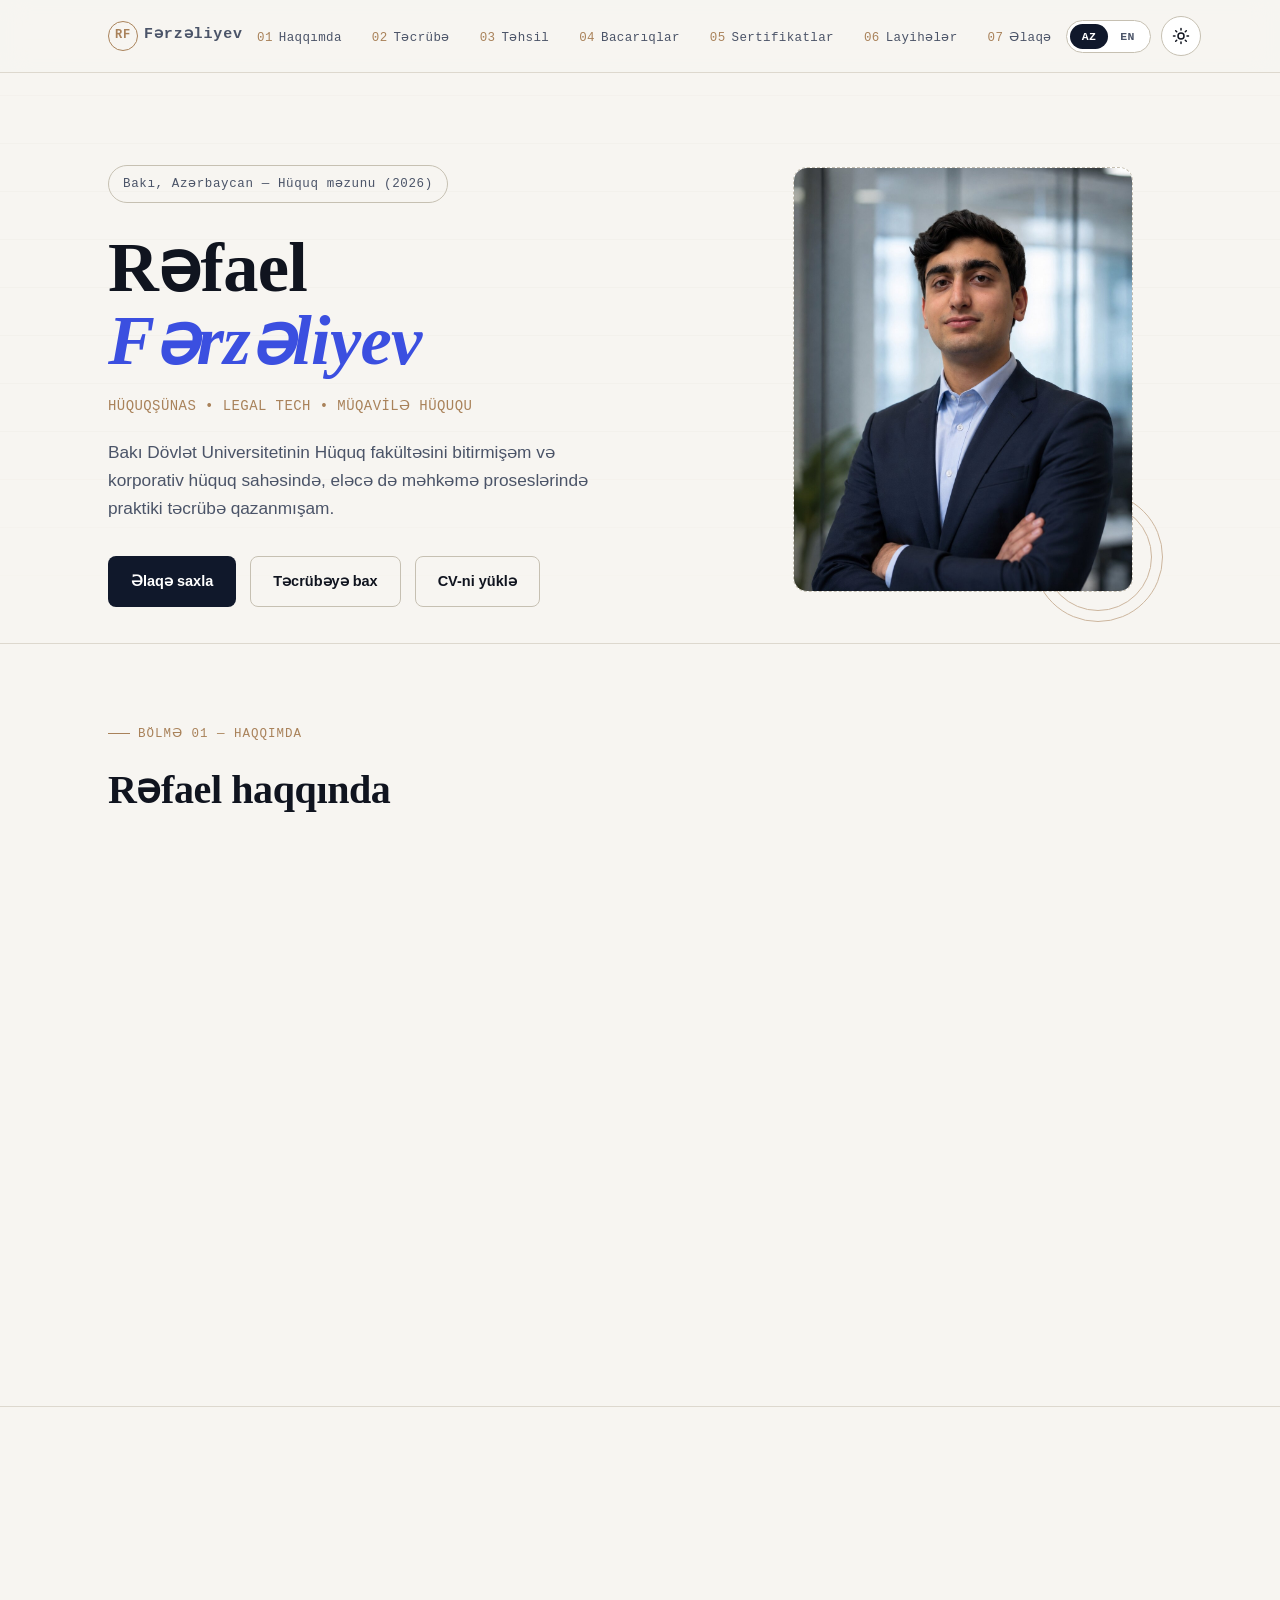
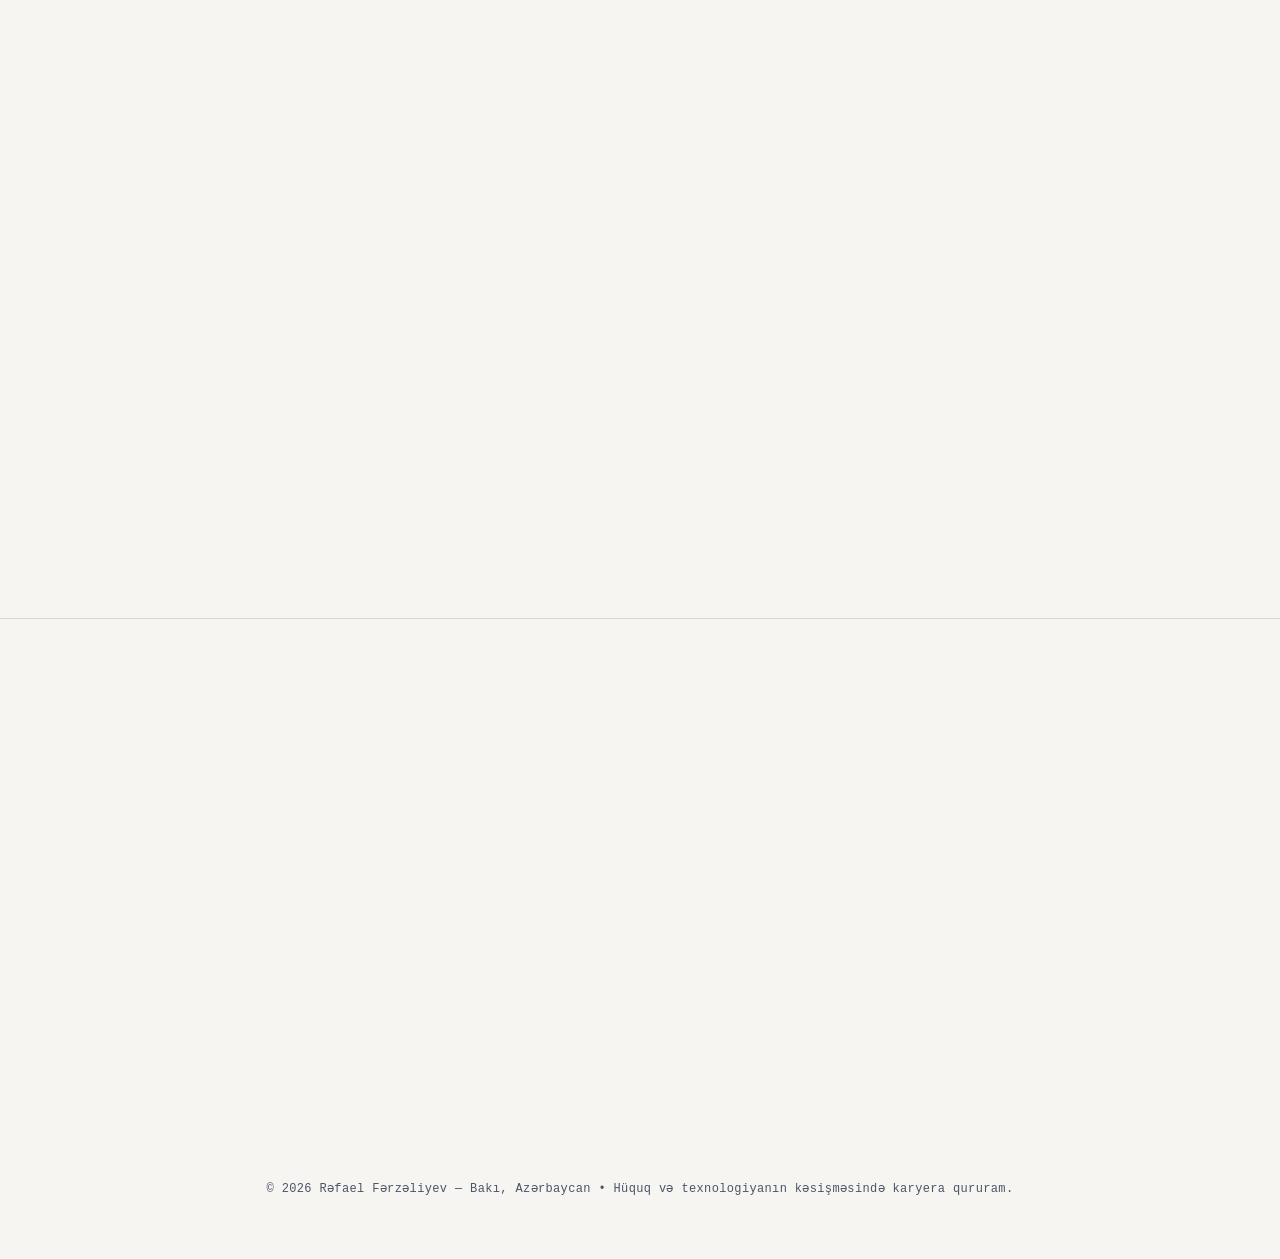
<file: index.html>
<!doctype html>
<html lang="az">
<head>
<meta charset="UTF-8">
<meta name="viewport" content="width=device-width, initial-scale=1.0">
<!-- Security hardening: this page has no inline <script>/<style> and makes no fetch/XHR
     calls, so script-src and connect-src can be locked to 'self' with no 'unsafe-inline'.
     style-src/font-src only need to allow Google Fonts, the page's one external dependency.
     Note: frame-ancestors (clickjacking protection) is intentionally NOT listed here — the
     CSP spec ignores that directive when delivered via <meta>; it only takes effect as a
     real HTTP response header, which needs to be set at the hosting/CDN level. -->
<meta http-equiv="Content-Security-Policy" content="default-src 'self'; script-src 'self'; style-src 'self' https://fonts.googleapis.com; font-src https://fonts.gstatic.com; img-src 'self'; connect-src 'self'; object-src 'none'; base-uri 'self'; form-action 'self'">
<meta name="referrer" content="strict-origin-when-cross-origin">
<title>Rəfael Fərzəliyev — Hüquq Məzunu və Legal Tech</title>
<meta name="description" content="Rəfael Fərzəliyev — Bakı Dövlət Universitetinin hüquq məzunu, korporativ hüquq və Legal Tech sahəsində təcrübəyə malikdir." id="meta-description">
<meta name="author" content="Rəfael Fərzəliyev">

<!-- Open Graph -->
<meta property="og:type" content="website">
<meta property="og:title" content="Rəfael Fərzəliyev — Hüquq Məzunu və Legal Tech" id="og-title">
<meta property="og:description" content="Bakı Dövlət Universitetinin hüquq məzunu — Legal Tech, müqavilə hüququ və hüquqi maarifləndirmə." id="og-description">
<meta property="og:image" content="./assets/images/og-cover.svg">
<meta property="og:locale" content="az_AZ">

<!-- Favicon -->
<link rel="icon" type="image/svg+xml" href="./assets/images/favicon.svg">

<!-- Fonts -->
<link rel="preconnect" href="https://fonts.googleapis.com">
<link rel="preconnect" href="https://fonts.gstatic.com" crossorigin>
<link href="https://fonts.googleapis.com/css2?family=Source+Serif+4:ital,wght@0,500;0,600;1,500&family=Inter:wght@400;500;600;700&family=IBM+Plex+Mono:wght@400;500;600&display=swap" rel="stylesheet">

<link rel="stylesheet" href="./assets/css/style.css">
</head>
<body data-theme="light">

<a class="skip-link" href="#main" data-i18n="skip">Məzmuna keç</a>

<!-- ============================= HEADER ============================= -->
<header class="site-header">
  <nav class="nav container" aria-label="Primary">
    <a href="#hero" class="brand" aria-label="Rəfael Fərzəliyev — ana səhifə">
      <span class="brand-mark" aria-hidden="true">RF</span>
      <span class="brand-name" data-i18n="hero.nameLast">Fərzəliyev</span>
    </a>

    <ul class="nav-links" id="nav-links">
      <li><a href="#about"><span class="num">01</span><span data-i18n="nav.about">Haqqımda</span></a></li>
      <li><a href="#experience"><span class="num">02</span><span data-i18n="nav.experience">Təcrübə</span></a></li>
      <li><a href="#education"><span class="num">03</span><span data-i18n="nav.education">Təhsil</span></a></li>
      <li><a href="#skills"><span class="num">04</span><span data-i18n="nav.skills">Bacarıqlar</span></a></li>
      <li><a href="#certifications"><span class="num">05</span><span data-i18n="nav.certifications">Sertifikatlar</span></a></li>
      <li><a href="#projects"><span class="num">06</span><span data-i18n="nav.projects">Layihələr</span></a></li>
      <li><a href="#contact"><span class="num">07</span><span data-i18n="nav.contact">Əlaqə</span></a></li>
    </ul>

    <div class="nav-actions">
      <div class="lang-toggle" role="group" aria-label="Dil seçimi" id="lang-toggle">
        <button type="button" class="lang-btn" data-lang="az" aria-pressed="true">AZ</button>
        <button type="button" class="lang-btn" data-lang="en" aria-pressed="false">EN</button>
      </div>
      <button class="theme-toggle" id="theme-toggle" data-i18n-aria="themeToggleLabel" aria-label="Tünd rejimi aç/bağla" aria-pressed="false">
        <svg class="icon-sun" viewBox="0 0 24 24" fill="none" stroke="currentColor" stroke-width="2" stroke-linecap="round"><circle cx="12" cy="12" r="4"/><path d="M12 2v2M12 20v2M4.9 4.9l1.4 1.4M17.7 17.7l1.4 1.4M2 12h2M20 12h2M4.9 19.1l1.4-1.4M17.7 6.3l1.4-1.4"/></svg>
        <svg class="icon-moon" viewBox="0 0 24 24" fill="none" stroke="currentColor" stroke-width="2" stroke-linecap="round"><path d="M21 12.8A9 9 0 1 1 11.2 3 7 7 0 0 0 21 12.8Z"/></svg>
      </button>
      <button class="menu-toggle" id="menu-toggle" data-i18n-aria="menuToggleLabel" aria-label="Menyunu aç" aria-expanded="false" aria-controls="mobile-nav">
        <svg viewBox="0 0 24 24" fill="none" stroke="currentColor" stroke-width="2" stroke-linecap="round"><path d="M4 7h16M4 12h16M4 17h16"/></svg>
      </button>
    </div>
  </nav>
  <ul class="mobile-nav" id="mobile-nav">
    <li><a href="#about"><span class="num">01</span><span data-i18n="nav.about">Haqqımda</span></a></li>
    <li><a href="#experience"><span class="num">02</span><span data-i18n="nav.experience">Təcrübə</span></a></li>
    <li><a href="#education"><span class="num">03</span><span data-i18n="nav.education">Təhsil</span></a></li>
    <li><a href="#skills"><span class="num">04</span><span data-i18n="nav.skills">Bacarıqlar</span></a></li>
    <li><a href="#certifications"><span class="num">05</span><span data-i18n="nav.certifications">Sertifikatlar</span></a></li>
    <li><a href="#projects"><span class="num">06</span><span data-i18n="nav.projects">Layihələr</span></a></li>
    <li><a href="#contact"><span class="num">07</span><span data-i18n="nav.contact">Əlaqə</span></a></li>
  </ul>
</header>

<main id="main">

  <!-- ============================= HERO ============================= -->
  <section class="hero" id="hero">
    <div class="container hero-grid">
      <div>
        <p class="docket"><span data-i18n="hero.docket">Bakı, Azərbaycanda qeydə alınıb — 2026 məzunu, Hüquq fakültəsi</span></p>
        <h1><span data-i18n="hero.nameFirst">Rəfael</span><br><em data-i18n="hero.nameLast">Fərzəliyev</em></h1>
        <p class="role" data-i18n="hero.role">HÜQUQ MƏZUNU — LEGAL TECH VƏ MÜQAVİLƏ HÜQUQU</p>
        <p class="lede" data-i18n="hero.lede">Bakı Dövlət Universitetinin Hüquq fakültəsi məzunuyam, korporativ hüquq və məhkəmə prosedurları üzrə praktiki təcrübəyə malikəm. Legal Tech sahəsinə maraq göstərir, hüquqi iş axınlarını optimallaşdırmaq üçün Python, data analitikası və süni intellekt alətlərindən istifadə edirəm.</p>
        <div class="hero-cta">
          <a class="btn btn-primary" href="#contact" data-i18n="hero.ctaContact">Əlaqə saxla</a>
          <a class="btn btn-ghost" href="#experience" data-i18n="hero.ctaExperience">Təcrübəyə bax</a>
          <a class="btn btn-ghost" id="cv-download-link" href="./assets/files/Rafael_Farzaliyev_CV.pdf" download data-i18n="hero.ctaDownload" data-i18n-href="hero.cvFile">CV Yüklə</a>
        </div>
      </div>
      <div class="hero-portrait">
        <div class="portrait-frame">
          <div class="placeholder-copy">
            <strong data-i18n="hero.portraitTitle">Şəkil üçün yer</strong>
            <span data-i18n="hero.portraitBody">Şəkil görsənmirsə səhifəni yeniləməyi yoxlayın.</span>
          </div>
          <img class="portrait-img" id="portrait-img" src="./assets/images/portrait.jpg" alt="Rəfael Fərzəliyev">
        </div>
        <div class="seal-ring" aria-hidden="true"></div>
      </div>
    </div>
  </section>

  <!-- ============================= ABOUT ============================= -->
  <section id="about">
    <div class="container">
      <div class="section-head reveal">
        <span class="clause" data-i18n="about.eyebrow">Maddə 01 — Bəyanat</span>
        <h2 data-i18n="about.title">Rəfael haqqında</h2>
      </div>
      <div class="about-grid">
        <div class="about-copy reveal">
          <p data-i18n="about.p1">Bakı Dövlət Universitetinin Hüquq fakültəsi məzunuyam, korporativ hüquq və məhkəmə prosedurları üzrə praktiki təcrübəyə malikəm. Legal Tech sahəsinə maraq göstərir, hüquqi iş axınlarını optimallaşdırmaq üçün Python və data analitikasından istifadə edirəm. Məqsədim analitik və hüquqi bilikləri birləşdirərək dəqiq, əlçatan həllər təqdim etməkdir.</p>
          <p data-i18n="about.p2">Praktiki təcrübəmə "Azərbaycan Dəmir Yolları" QSC-də hüquq təcrübəçisi kimi korporativ müqavilələrin hazırlanması, Bakı Ağır Cinayətlər Məhkəməsində hakimlərin yanında könüllü müşahidəçi kimi iştirak, həmçinin "Femida" Vəkillik Modulunda simulyasiya edilmiş məhkəmə işləri üzərində vəkillik və sənədləşmə bacarıqlarımın inkişafı daxildir.</p>
          <p data-i18n="about.p3">Formal hüquqi işdən əlavə, "Saniyəlik Hüquq" layihəsinin təsisçisiyəm — mürəkkəb Azərbaycan qanunvericiliyini vizual məzmuna çevirən ictimai maarifləndirmə təşəbbüsü, hazırda 780+ izləyici və 40,000+ ümumi baxışa malikdir. Hüquqi bilikləri texnologiya ilə birləşdirərək dəqiq və əlçatan həllər təqdim etməyə çalışıram.</p>
        </div>
        <div class="reveal" id="about-stats">
          <!-- Dynamically rendered from content.js by script.js (renderAboutStats) -->
        </div>
      </div>
    </div>
  </section>

  <!-- ============================= EXPERIENCE ============================= -->
  <section id="experience">
    <div class="container">
      <div class="section-head reveal">
        <span class="clause" data-i18n="experience.eyebrow">Maddə 02 — Qeyd</span>
        <h2 data-i18n="experience.title">Peşəkar Təcrübə</h2>
        <p data-i18n="experience.subtitle">Hüquqi təcrübələrimin, könüllülük fəaliyyətimin və məhkəmə prosesləri ilə tanışlığımın qısa xülasəsi.</p>
      </div>

      <div class="timeline reveal" id="experience-timeline">
        <!-- Dynamically rendered from content.js by script.js (renderTimeline) -->
      </div>
    </div>
  </section>

  <!-- ============================= EDUCATION ============================= -->
  <section id="education">
    <div class="container">
      <div class="section-head reveal">
        <span class="clause" data-i18n="education.eyebrow">Maddə 03 — Baza</span>
        <h2 data-i18n="education.title">Təhsil</h2>
      </div>
      <div class="timeline reveal" id="education-timeline">
        <!-- Dynamically rendered from content.js by script.js (renderTimeline) -->
      </div>
    </div>
  </section>

  <!-- ============================= SKILLS ============================= -->
  <section id="skills">
    <div class="container">
      <div class="section-head reveal">
        <span class="clause" data-i18n="skills.eyebrow">Maddə 04 — Səlahiyyətlər</span>
        <h2 data-i18n="skills.title">Bacarıqlar</h2>
      </div>

      <div class="skills-grid reveal">
        <div id="skills-categories">
          <!-- Dynamically rendered from content.js by script.js (renderSkillCategories) -->
        </div>

        <div class="skill-card reveal">
          <h3 data-i18n="skills.languagesTitle">Dillər</h3>
          <ul id="lang-list">
            <!-- Dynamically rendered from content.js by script.js (renderLanguages) -->
          </ul>
        </div>
      </div>
    </div>
  </section>

  <!-- ============================= CERTIFICATIONS ============================= -->
  <section id="certifications">
    <div class="container">
      <div class="section-head reveal">
        <span class="clause" data-i18n="certifications.eyebrow">Maddə 05 — Sənədlər</span>
        <h2 data-i18n="certifications.title">Sertifikatlar</h2>
      </div>

      <div class="cert-list reveal" id="cert-list">
        <!-- Dynamically rendered from content.js by script.js (renderCertifications) -->
      </div>
    </div>
  </section>

  <!-- ============================= PROJECTS ============================= -->
  <section id="projects">
    <div class="container">
      <div class="section-head reveal">
        <span class="clause" data-i18n="projects.eyebrow">Maddə 06 — Təşəbbüs</span>
        <h2 data-i18n="projects.title">Layihələr</h2>
      </div>

      <div class="project-list reveal" id="project-list">
        <!-- Dynamically rendered from content.js by script.js (renderProjects) -->
      </div>
    </div>
  </section>

  <!-- ============================= CONTACT ============================= -->
  <section id="contact">
    <div class="container">
      <div class="contact-panel reveal">
        <div>
          <span class="clause" data-i18n="contact.eyebrow">Maddə 07 — Yazışma</span>
          <h2 data-i18n="contact.title">Əlaqə</h2>
          <p data-i18n="contact.description">Bakıda və digər yerlərdə hüquq...</p>
        </div>
        <div class="contact-list" id="contact-methods">
          <!-- Dynamically rendered from content.js by script.js (renderContactMethods) -->
        </div>
      </div>
    </div>
  </section>

</main>

<footer class="site-footer">
  <p>&copy; <span id="year"></span> Rəfael Fərzəliyev — <span data-i18n="footer">Bakı, Azərbaycan. Legal Tech üçün diqqətlə hazırlanıb.</span></p>
</footer>

<script src="./assets/js/content.js"></script>
<script src="./assets/js/script.js"></script>
</body>
</html>
</file>
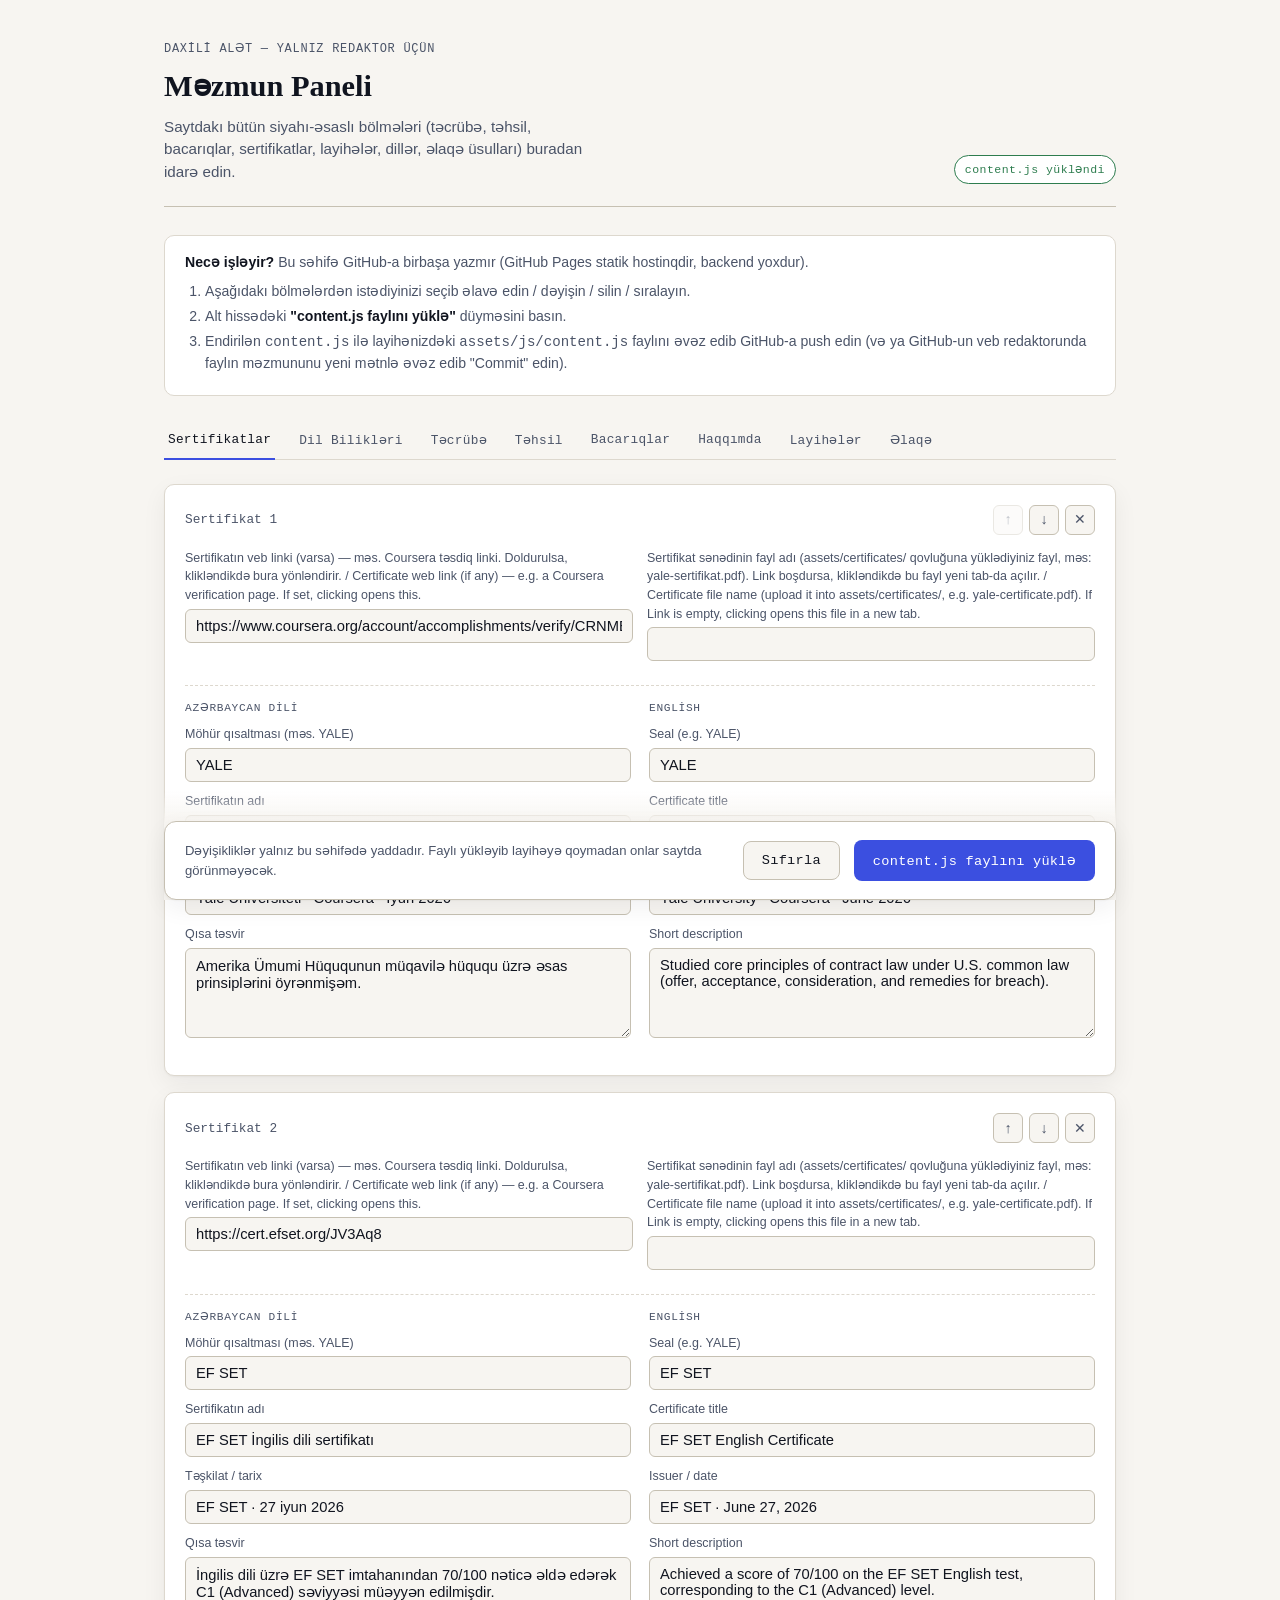
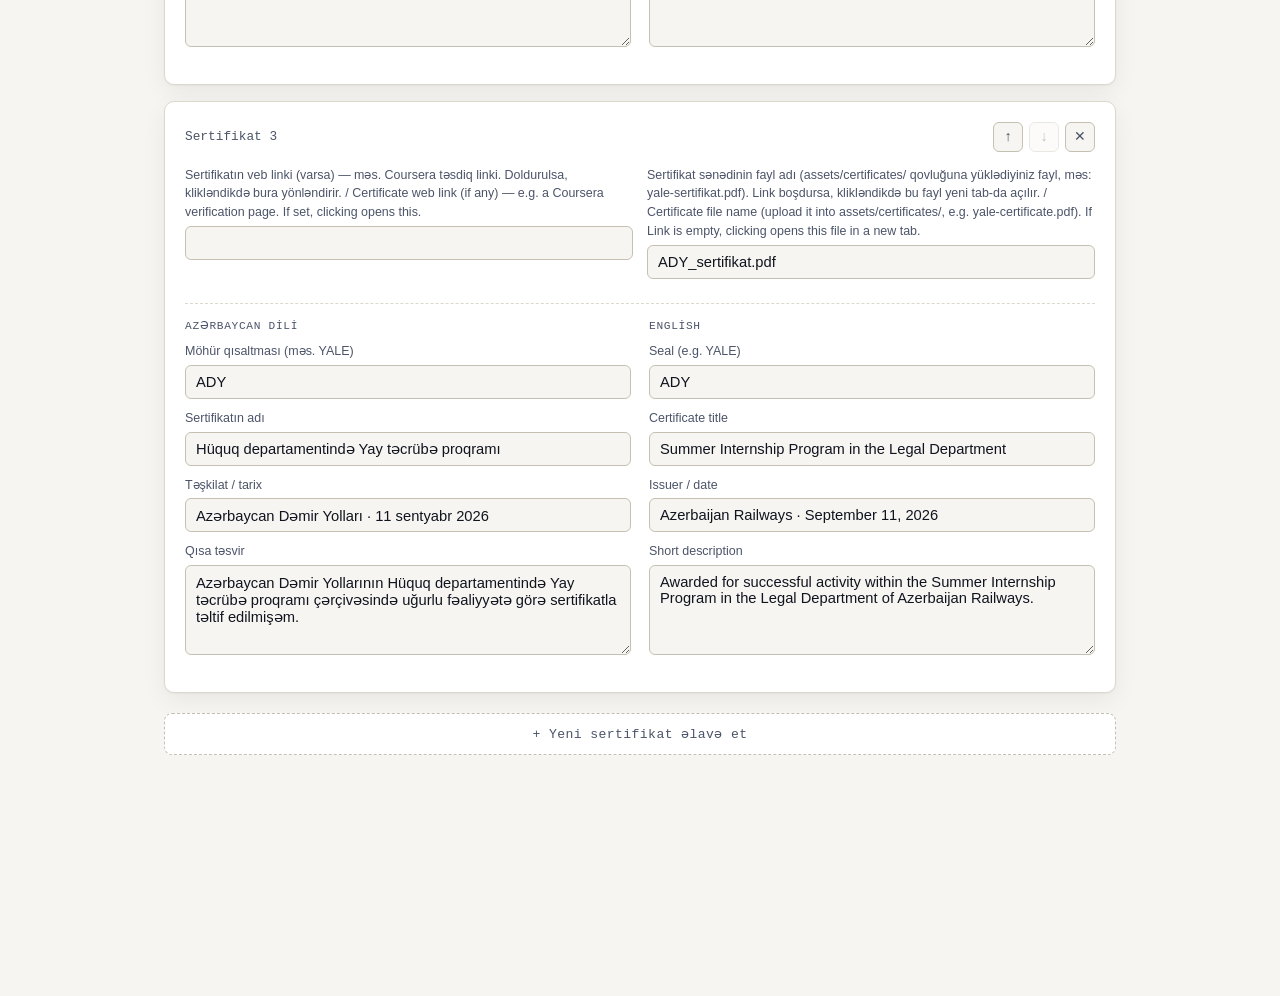
<file: admin.html>
<!doctype html>
<html lang="az">
<head>
<meta charset="UTF-8">
<meta name="viewport" content="width=device-width, initial-scale=1.0">
<title>Məzmun Paneli — Rəfael Fərzəliyev</title>
<meta name="robots" content="noindex, nofollow">
<!-- This tool's own logic lives in an inline script/style block below, so script-src
     and style-src need 'unsafe-inline' here (unlike index.html, which has neither). Still
     locks out any THIRD-PARTY script/frame/plugin origin, which is the part that matters:
     this page is only ever opened by the site owner, on their own data. -->
<meta http-equiv="Content-Security-Policy" content="default-src 'self'; script-src 'self' 'unsafe-inline'; style-src 'self' 'unsafe-inline' https://fonts.googleapis.com; font-src https://fonts.gstatic.com; img-src 'self'; connect-src 'self'; object-src 'none'; base-uri 'self'; form-action 'self'">
<meta name="referrer" content="strict-origin-when-cross-origin">
<link rel="preconnect" href="https://fonts.googleapis.com">
<link rel="preconnect" href="https://fonts.gstatic.com" crossorigin>
<link href="https://fonts.googleapis.com/css2?family=Source+Serif+4:ital,wght@0,500;0,600;1,500&family=Inter:wght@400;500;600;700&family=IBM+Plex+Mono:wght@400;500;600&display=swap" rel="stylesheet">
<style>
  :root{
    --paper:        #F7F5F1;
    --paper-raised: #FFFFFF;
    --ink:          #10141F;
    --ink-soft:     #4B5468;
    --line:         #DDD8CE;
    --line-strong:  #C6C0B2;
    --signal:       #3B4FE0;
    --signal-ink:   #2F3FC2;
    --brass:        #A9825A;
    --danger:       #B23B3B;
    --danger-soft:  #F3E1DE;
    --ok:           #2E7D4F;
    --shadow: 0 1px 2px rgba(16,20,31,0.04), 0 8px 24px rgba(16,20,31,0.06);
    --font-display: 'Source Serif 4', 'Georgia', serif;
    --font-body: 'Inter', -apple-system, BlinkMacSystemFont, 'Segoe UI', sans-serif;
    --font-mono: 'IBM Plex Mono', 'SFMono-Regular', Consolas, monospace;
  }
  *{ box-sizing: border-box; }
  body{
    margin:0; background: var(--paper); color: var(--ink);
    font-family: var(--font-body); line-height:1.5;
    -webkit-font-smoothing: antialiased;
  }
  .wrap{ max-width: 1000px; margin: 0 auto; padding: 40px 24px 100px; }

  header.top{
    border-bottom: 1px solid var(--line-strong);
    padding-bottom: 22px; margin-bottom: 28px;
    display:flex; justify-content:space-between; align-items:flex-end; gap:16px; flex-wrap:wrap;
  }
  .docket{ font-family: var(--font-mono); font-size: 0.75rem; letter-spacing: .06em; text-transform: uppercase; color: var(--ink-soft); margin:0 0 6px; }
  h1{ font-family: var(--font-display); font-size: 1.9rem; margin:0; font-weight:600; }
  .top p.sub{ margin: 6px 0 0; color: var(--ink-soft); font-size: 0.95rem; max-width: 50ch; }

  .status-pill{
    font-family: var(--font-mono); font-size: 0.72rem; letter-spacing:.04em;
    padding: 5px 10px; border-radius: 100px; border: 1px solid var(--line-strong);
    background: var(--paper-raised); color: var(--ink-soft); white-space:nowrap;
  }
  .status-pill.ok{ border-color: var(--ok); color: var(--ok); }
  .status-pill.err{ border-color: var(--danger); color: var(--danger); }

  .howto{
    background: var(--paper-raised); border: 1px solid var(--line); border-radius: 10px;
    padding: 16px 20px; margin-bottom: 26px; font-size: 0.88rem; color: var(--ink-soft);
  }
  .howto b{ color: var(--ink); }
  .howto ol{ margin: 8px 0 0; padding-left: 20px; }
  .howto li{ margin-bottom: 4px; }

  .tabs{ display:flex; gap:0; margin-bottom: 24px; border-bottom: 1px solid var(--line); flex-wrap: wrap; }
  .tab-btn{
    font-family: var(--font-mono); font-size: 0.8rem; letter-spacing:.02em;
    background:none; border:none; padding: 10px 4px; margin-right: 20px; cursor:pointer;
    color: var(--ink-soft); border-bottom: 2px solid transparent; margin-bottom:-1px; white-space:nowrap;
  }
  .tab-btn.active{ color: var(--ink); border-bottom-color: var(--signal); }
  .panel{ display:none; }
  .panel.active{ display:block; }

  .card{
    background: var(--paper-raised); border: 1px solid var(--line); border-radius: 10px;
    padding: 20px; margin-bottom: 16px; box-shadow: var(--shadow); position:relative;
  }
  .card-head{ display:flex; justify-content:space-between; align-items:center; margin-bottom: 14px; }
  .card-head .num{ font-family: var(--font-mono); font-size: 0.8rem; color: var(--ink-soft); }
  .card-actions{ display:flex; gap:6px; }
  .icon-btn{
    background: var(--paper); border: 1px solid var(--line-strong); border-radius: 6px;
    width: 30px; height: 30px; display:flex; align-items:center; justify-content:center;
    cursor:pointer; color: var(--ink-soft); font-size: 0.9rem; line-height:1;
  }
  .icon-btn:hover{ border-color: var(--signal); color: var(--signal); }
  .icon-btn.danger:hover{ border-color: var(--danger); color: var(--danger); background: var(--danger-soft); }
  .icon-btn:disabled{ opacity:.35; cursor:not-allowed; }

  .shared-row{
    display:grid; grid-template-columns: repeat(auto-fit, minmax(180px, 1fr)); gap: 14px;
    padding-bottom: 14px; margin-bottom: 14px; border-bottom: 1px dashed var(--line);
  }
  .lang-cols{ display:grid; grid-template-columns: 1fr 1fr; gap: 18px; }
  @media (max-width: 720px){ .lang-cols{ grid-template-columns: 1fr; } }
  .col-label{ font-family: var(--font-mono); font-size: 0.7rem; letter-spacing:.06em; text-transform:uppercase; color: var(--ink-soft); margin-bottom:8px; display:block; }

  label.field{ display:block; margin-bottom: 10px; }
  label.field span{ display:block; font-size: 0.78rem; color: var(--ink-soft); margin-bottom: 4px; }
  input[type="text"], textarea, select{
    width:100%; font-family: var(--font-body); font-size: 0.92rem; color: var(--ink);
    background: var(--paper); border: 1px solid var(--line-strong); border-radius: 6px;
    padding: 8px 10px; resize: vertical;
  }
  input[type="text"]:focus, textarea:focus, select:focus{ outline: none; border-color: var(--signal); }
  textarea{ min-height: 56px; }
  textarea.tall{ min-height: 90px; }

  .add-btn{
    font-family: var(--font-mono); font-size: 0.82rem; letter-spacing:.03em;
    background: var(--paper-raised); border: 1px dashed var(--line-strong); border-radius: 8px;
    padding: 12px; width:100%; cursor:pointer; color: var(--ink-soft); margin-top: 4px;
  }
  .add-btn:hover{ border-color: var(--signal); color: var(--signal); }

  footer.actions{
    position: sticky; bottom: 0; margin-top: 36px;
    background: linear-gradient(180deg, transparent, var(--paper) 30%);
    padding-top: 30px;
  }
  .actions-inner{
    background: var(--paper-raised); border: 1px solid var(--line-strong); border-radius: 12px;
    padding: 18px 20px; box-shadow: var(--shadow); display:flex; align-items:center; gap:14px; flex-wrap:wrap;
  }
  .btn{
    font-family: var(--font-mono); font-size: 0.85rem; letter-spacing:.02em;
    border-radius: 8px; padding: 11px 18px; cursor:pointer; border: 1px solid transparent;
  }
  .btn-primary{ background: var(--signal); color: #fff; }
  .btn-primary:hover{ background: var(--signal-ink); }
  .btn-ghost{ background: var(--paper); border-color: var(--line-strong); color: var(--ink); }
  .btn-ghost:hover{ border-color: var(--signal); color: var(--signal); }
  .actions-note{ font-size: 0.82rem; color: var(--ink-soft); flex: 1 1 260px; }

  .empty{ text-align:center; color: var(--ink-soft); padding: 30px 0; font-size: 0.9rem; }
</style>
</head>
<body>
<div class="wrap">

  <header class="top">
    <div>
      <p class="docket">Daxili Alət — Yalnız Redaktor üçün</p>
      <h1>Məzmun Paneli</h1>
      <p class="sub">Saytdakı bütün siyahı-əsaslı bölmələri (təcrübə, təhsil, bacarıqlar, sertifikatlar, layihələr, dillər, əlaqə üsulları) buradan idarə edin.</p>
    </div>
    <span class="status-pill" id="status-pill">Yüklənir…</span>
  </header>

  <div class="howto">
    <b>Necə işləyir?</b> Bu səhifə GitHub-a birbaşa yazmır (GitHub Pages statik hostinqdir, backend yoxdur).
    <ol>
      <li>Aşağıdakı bölmələrdən istədiyinizi seçib əlavə edin / dəyişin / silin / sıralayın.</li>
      <li>Alt hissədəki <b>"content.js faylını yüklə"</b> düyməsini basın.</li>
      <li>Endirilən <code>content.js</code> ilə layihənizdəki <code>assets/js/content.js</code> faylını əvəz edib GitHub-a push edin (və ya GitHub-un veb redaktorunda faylın məzmununu yeni mətnlə əvəz edib "Commit" edin).</li>
    </ol>
  </div>

  <nav class="tabs" id="tabs"></nav>
  <div id="panels"></div>

  <footer class="actions">
    <div class="actions-inner">
      <span class="actions-note" id="actions-note">Dəyişikliklər yalnız bu səhifədə yaddadır. Faylı yükləyib layihəyə qoymadan onlar saytda görünməyəcək.</span>
      <button class="btn btn-ghost" id="btn-reset">Sıfırla</button>
      <button class="btn btn-primary" id="btn-export">content.js faylını yüklə</button>
    </div>
  </footer>

</div>

<script src="./assets/js/content.js"></script>
<script>
(function () {
  "use strict";

  var pill = document.getElementById("status-pill");
  var raw = window.SITE_CONTENT;

  if (!raw) {
    pill.textContent = "content.js tapılmadı";
    pill.className = "status-pill err";
  } else {
    pill.textContent = "content.js yükləndi";
    pill.className = "status-pill ok";
  }

  /* ==========================================================================
     SECTION SCHEMAS
     Every editable list in the site is described once here — the generic
     renderer below turns each schema into a full add/edit/delete/reorder UI.
     To add a brand-new editable list in the future, add one entry here; no
     other code needs to change.
     ========================================================================== */
  var SECTIONS = [
    {
      key: "certifications", tab: "Sertifikatlar",
      path: ["certifications", "items"],
      itemNoun: { az: "Sertifikat", en: "Certificate" },
      emptyItem: function () { return { seal: "", title: "", issuer: "", description: "", link: "", file: "" }; },
      fields: [
        { key: "seal", type: "text", label: { az: "Möhür qısaltması (məs. YALE)", en: "Seal (e.g. YALE)" } },
        { key: "title", type: "text", label: { az: "Sertifikatın adı", en: "Certificate title" } },
        { key: "issuer", type: "text", label: { az: "Təşkilat / tarix", en: "Issuer / date" } },
        { key: "description", type: "textarea", label: { az: "Qısa təsvir", en: "Short description" } },
        {
          key: "link", type: "text", shared: true,
          label: {
            az: "Sertifikatın veb linki (varsa) — məs. Coursera təsdiq linki. Doldurulsa, klikləndikdə bura yönləndirir.",
            en: "Certificate web link (if any) — e.g. a Coursera verification page. If set, clicking opens this."
          }
        },
        {
          key: "file", type: "text", shared: true,
          label: {
            az: "Sertifikat sənədinin fayl adı (assets/certificates/ qovluğuna yüklədiyiniz fayl, məs: yale-sertifikat.pdf). Link boşdursa, klikləndikdə bu fayl yeni tab-da açılır.",
            en: "Certificate file name (upload it into assets/certificates/, e.g. yale-certificate.pdf). If Link is empty, clicking opens this file in a new tab."
          }
        }
      ]
    },
    {
      key: "languages", tab: "Dil Bilikləri",
      path: ["skills", "languages"],
      itemNoun: { az: "Dil", en: "Language" },
      emptyItem: function () { return { name: "", level: "" }; },
      fields: [
        { key: "name", type: "text", label: { az: "Dilin adı", en: "Language name" } },
        { key: "level", type: "text", label: { az: "Səviyyə", en: "Level" } }
      ]
    },
    {
      key: "experience", tab: "Təcrübə",
      path: ["experience", "items"],
      itemNoun: { az: "Vəzifə", en: "Role" },
      emptyItem: function () { return { period: "", title: "", org: "", bullets: [] }; },
      fields: [
        { key: "period", type: "text", label: { az: "Dövr (məs. İyul 2026 — Hazırda)", en: "Period (e.g. July 2026 — Present)" } },
        { key: "title", type: "text", label: { az: "Vəzifə", en: "Title" } },
        { key: "org", type: "text", label: { az: "Təşkilat", en: "Organization" } },
        { key: "bullets", type: "lines", label: { az: "Nəticələr (hər sətirdə bir bənd)", en: "Bullet points (one per line)" } }
      ]
    },
    {
      key: "education", tab: "Təhsil",
      path: ["education", "items"],
      itemNoun: { az: "Təhsil", en: "Degree" },
      emptyItem: function () { return { period: "", title: "", org: "", bullets: [] }; },
      fields: [
        { key: "period", type: "text", label: { az: "Dövr (məs. 2022 — 2026)", en: "Period (e.g. 2022 — 2026)" } },
        { key: "title", type: "text", label: { az: "Dərəcə / ixtisas", en: "Degree / specialization" } },
        { key: "org", type: "text", label: { az: "Təhsil müəssisəsi", en: "Institution" } },
        { key: "bullets", type: "lines", label: { az: "Qeydlər (hər sətirdə bir bənd)", en: "Notes (one per line)" } }
      ]
    },
    {
      key: "skillCategories", tab: "Bacarıqlar",
      path: ["skills", "categories"],
      itemNoun: { az: "Kateqoriya", en: "Category" },
      emptyItem: function () { return { title: "", items: [] }; },
      fields: [
        { key: "title", type: "text", label: { az: "Kateqoriyanın adı", en: "Category title" } },
        { key: "items", type: "lines", label: { az: "Bacarıqlar (hər sətirdə biri)", en: "Skills (one per line)" } }
      ]
    },
    {
      key: "aboutStats", tab: "Haqqımda",
      path: ["about", "stats"],
      itemNoun: { az: "Sətir", en: "Row" },
      emptyItem: function () { return { label: "", value: "" }; },
      fields: [
        { key: "label", type: "text", label: { az: "Etiket (məs. Təhsil)", en: "Label (e.g. Education)" } },
        { key: "value", type: "text", label: { az: "Dəyər", en: "Value" } }
      ]
    },
    {
      key: "projects", tab: "Layihələr",
      path: ["projects", "items"],
      itemNoun: { az: "Layihə", en: "Project" },
      emptyItem: function () { return { tagline: "", itemTitle: "", description: "", tags: [], bullets: [], link: "", file: "" }; },
      fields: [
        { key: "tagline", type: "text", label: { az: "Qısa rol (məs. Təsisçi)", en: "Tagline (e.g. Founder)" } },
        { key: "itemTitle", type: "text", label: { az: "Layihənin adı", en: "Project name" } },
        { key: "description", type: "textarea", label: { az: "Təsvir", en: "Description" } },
        { key: "tags", type: "lines", label: { az: "Teqlər (hər sətirdə biri)", en: "Tags (one per line)" } },
        { key: "bullets", type: "lines", label: { az: "Nəticələr (hər sətirdə biri)", en: "Bullet points (one per line)" } },
        {
          key: "link", type: "text", shared: true,
          label: {
            az: "Layihənin veb linki (varsa) — məs. Instagram, sayt və ya GitHub. Doldurulsa, klikləndikdə bura yönləndirir.",
            en: "Project web link (if any) — e.g. Instagram, a website or GitHub. If set, clicking the card opens this."
          }
        },
        {
          key: "file", type: "text", shared: true,
          label: {
            az: "Layihə sənədinin fayl adı (assets/projects/ qovluğuna yüklədiyiniz fayl, məs: saniyelik-huquq.pdf). Link boşdursa, klikləndikdə bu fayl yeni tab-da açılır.",
            en: "Project file name (upload it into assets/projects/, e.g. project-overview.pdf). If Link is empty, clicking opens this file in a new tab."
          }
        }
      ]
    },
    {
      key: "contactMethods", tab: "Əlaqə",
      path: ["contact", "methods"],
      itemNoun: { az: "Üsul", en: "Method" },
      emptyItem: function () { return { icon: "email", href: "", label: "", value: "" }; },
      fields: [
        {
          key: "icon", type: "select", shared: true,
          label: { az: "Tip (ikon)", en: "Type (icon)" },
          options: [
            { value: "email", label: "Email" }, { value: "phone", label: "Telefon / Phone" },
            { value: "linkedin", label: "LinkedIn" }, { value: "telegram", label: "Telegram" },
            { value: "instagram", label: "Instagram" }, { value: "whatsapp", label: "WhatsApp" },
            { value: "facebook", label: "Facebook" }, { value: "github", label: "GitHub" },
            { value: "website", label: "Vebsayt / Website" }, { value: "x", label: "X (Twitter)" }
          ]
        },
        { key: "href", type: "text", shared: true, label: { az: "Keçid (məs. mailto:, tel:, https://…)", en: "Link (e.g. mailto:, tel:, https://…)" } },
        { key: "label", type: "text", label: { az: "Etiket (məs. E-poçt)", en: "Label (e.g. Email)" } },
        { key: "value", type: "text", label: { az: "Görünən mətn", en: "Display text" } }
      ]
    }
  ];

  /* ---------------- State ---------------- */
  var state = raw ? JSON.parse(JSON.stringify(raw)) : { az: {}, en: {} };

  function getArr(lang, path) {
    var node = state[lang];
    for (var i = 0; i < path.length - 1; i++) {
      if (!node[path[i]]) node[path[i]] = {};
      node = node[path[i]];
    }
    var last = path[path.length - 1];
    if (!Array.isArray(node[last])) node[last] = [];
    return node[last];
  }

  function ensureLengths() {
    SECTIONS.forEach(function (schema) {
      var azArr = getArr("az", schema.path);
      var enArr = getArr("en", schema.path);
      var max = Math.max(azArr.length, enArr.length);
      while (azArr.length < max) azArr.push(schema.emptyItem());
      while (enArr.length < max) enArr.push(schema.emptyItem());
    });
  }
  ensureLengths();

  /* ---------------- Helpers ---------------- */
  function swap(arr, i, j) { var t = arr[i]; arr[i] = arr[j]; arr[j] = t; }
  function escHtml(str) {
    var div = document.createElement("div");
    div.textContent = str == null ? "" : String(str);
    return div.innerHTML;
  }
  function escAttr(str) { return escHtml(str).replace(/"/g, "&quot;"); }
  function linesToArray(val) {
    return String(val || "").split("\n").map(function (s) { return s.trim(); }).filter(Boolean);
  }

  function fieldValueForDisplay(field, item) {
    var v = item[field.key];
    if (field.type === "lines") return (v || []).join("\n");
    return v == null ? "" : v;
  }

  function fieldControlHtml(field, lang, item, idx) {
    var val = fieldValueForDisplay(field, item);
    var attrs = 'data-lang="' + lang + '" data-key="' + field.key + '" data-idx="' + idx + '"';
    if (field.type === "textarea" || field.type === "lines") {
      var cls = field.type === "textarea" ? "tall" : "";
      return '<textarea class="' + cls + '" ' + attrs + '>' + escHtml(val) + '</textarea>';
    }
    if (field.type === "select") {
      var opts = field.options.map(function (o) {
        return '<option value="' + escAttr(o.value) + '"' + (o.value === val ? " selected" : "") + '>' + escHtml(o.label) + '</option>';
      }).join("");
      return '<select ' + attrs + '>' + opts + '</select>';
    }
    return '<input type="text" ' + attrs + ' value="' + escAttr(val) + '">';
  }

  /* ---------------- Generic renderer for one section ---------------- */
  function renderSection(schema) {
    var container = document.getElementById("panel-body-" + schema.key);
    var azArr = getArr("az", schema.path);
    var enArr = getArr("en", schema.path);
    container.innerHTML = "";

    if (!azArr.length) {
      var empty = document.createElement("p");
      empty.className = "empty";
      empty.textContent = "Hələ heç nə əlavə olunmayıb. Aşağıdakı düymə ilə başlayın.";
      container.appendChild(empty);
      return;
    }

    var sharedFields = schema.fields.filter(function (f) { return f.shared; });
    var langFields = schema.fields.filter(function (f) { return !f.shared; });

    azArr.forEach(function (azItem, i) {
      var enItem = enArr[i];
      var card = document.createElement("div");
      card.className = "card";

      var sharedHtml = "";
      if (sharedFields.length) {
        sharedHtml = '<div class="shared-row">' + sharedFields.map(function (f) {
          return '<label class="field"><span>' + escHtml(f.label.az) + ' / ' + escHtml(f.label.en) + '</span>' +
            fieldControlHtml(f, "az", azItem, i) + '</label>';
        }).join("") + '</div>';
      }

      var colHtml = function (lang, item, colTitle) {
        return '<div><span class="col-label">' + colTitle + '</span>' + langFields.map(function (f) {
          return '<label class="field"><span>' + escHtml(f.label[lang]) + '</span>' + fieldControlHtml(f, lang, item, i) + '</label>';
        }).join("") + '</div>';
      };

      card.innerHTML =
        '<div class="card-head">' +
          '<span class="num">' + escHtml(schema.itemNoun.az) + ' ' + (i + 1) + '</span>' +
          '<div class="card-actions">' +
            '<button class="icon-btn" data-act="up" ' + (i === 0 ? "disabled" : "") + ' title="Yuxarı">↑</button>' +
            '<button class="icon-btn" data-act="down" ' + (i === azArr.length - 1 ? "disabled" : "") + ' title="Aşağı">↓</button>' +
            '<button class="icon-btn danger" data-act="del" title="Sil">✕</button>' +
          '</div>' +
        '</div>' +
        sharedHtml +
        '<div class="lang-cols">' + colHtml("az", azItem, "Azərbaycan dili") + colHtml("en", enItem, "English") + '</div>';

      card.querySelectorAll("input, textarea, select").forEach(function (el) {
        el.addEventListener("input", function () {
          var lang = el.getAttribute("data-lang");
          var key = el.getAttribute("data-key");
          var idx = Number(el.getAttribute("data-idx"));
          var field = schema.fields.filter(function (f) { return f.key === key; })[0];
          var value = field.type === "lines" ? linesToArray(el.value) : el.value;

          if (field.shared) {
            getArr("az", schema.path)[idx][key] = value;
            getArr("en", schema.path)[idx][key] = value;
          } else {
            getArr(lang, schema.path)[idx][key] = value;
          }
        });
      });

      card.querySelector('[data-act="up"]').addEventListener("click", function () {
        if (i === 0) return;
        swap(getArr("az", schema.path), i, i - 1);
        swap(getArr("en", schema.path), i, i - 1);
        renderSection(schema);
      });
      card.querySelector('[data-act="down"]').addEventListener("click", function () {
        if (i === azArr.length - 1) return;
        swap(getArr("az", schema.path), i, i + 1);
        swap(getArr("en", schema.path), i, i + 1);
        renderSection(schema);
      });
      card.querySelector('[data-act="del"]').addEventListener("click", function () {
        if (!confirm("Silmək istədiyinizə əminsiniz?")) return;
        getArr("az", schema.path).splice(i, 1);
        getArr("en", schema.path).splice(i, 1);
        renderSection(schema);
      });

      container.appendChild(card);
    });
  }

  /* ---------------- Build tabs + panels once ---------------- */
  var tabsEl = document.getElementById("tabs");
  var panelsEl = document.getElementById("panels");

  SECTIONS.forEach(function (schema, i) {
    var btn = document.createElement("button");
    btn.className = "tab-btn" + (i === 0 ? " active" : "");
    btn.textContent = schema.tab;
    btn.setAttribute("data-tab", schema.key);
    btn.addEventListener("click", function () {
      document.querySelectorAll(".tab-btn").forEach(function (b) { b.classList.remove("active"); });
      document.querySelectorAll(".panel").forEach(function (p) { p.classList.remove("active"); });
      btn.classList.add("active");
      document.getElementById("panel-" + schema.key).classList.add("active");
    });
    tabsEl.appendChild(btn);

    var panel = document.createElement("section");
    panel.className = "panel" + (i === 0 ? " active" : "");
    panel.id = "panel-" + schema.key;
    panel.innerHTML = '<div id="panel-body-' + schema.key + '"></div><button class="add-btn" data-add="' + schema.key + '">+ Yeni ' + schema.itemNoun.az.toLowerCase() + ' əlavə et</button>';
    panelsEl.appendChild(panel);

    panel.querySelector("[data-add]").addEventListener("click", function () {
      getArr("az", schema.path).push(schema.emptyItem());
      getArr("en", schema.path).push(schema.emptyItem());
      renderSection(schema);
    });

    renderSection(schema);
  });

  /* ---------------- Export / Reset ---------------- */
  document.getElementById("btn-export").addEventListener("click", function () {
    var fileText = "window.SITE_CONTENT = " + JSON.stringify(state, null, 2) + ";\n";
    var blob = new Blob([fileText], { type: "text/javascript" });
    var url = URL.createObjectURL(blob);
    var a = document.createElement("a");
    a.href = url;
    a.download = "content.js";
    document.body.appendChild(a);
    a.click();
    document.body.removeChild(a);
    URL.revokeObjectURL(url);
    var note = document.getElementById("actions-note");
    var old = note.textContent;
    note.textContent = "Yükləndi ✓ — endirilən content.js faylını assets/js/content.js əvəzinə qoyub GitHub-a push edin.";
    setTimeout(function () { note.textContent = old; }, 6000);
  });

  document.getElementById("btn-reset").addEventListener("click", function () {
    if (!confirm("Bütün redaktə olunmamış dəyişikliklər silinəcək. Davam edilsin?")) return;
    state = raw ? JSON.parse(JSON.stringify(raw)) : { az: {}, en: {} };
    ensureLengths();
    SECTIONS.forEach(renderSection);
  });
})();
</script>
</body>
</html>
</file>
<file: assets/css/style.css>
/* =========================================================================
   Rafael Farzaliyev — Portfolio
   Design language: a legal "case file" — statute-style clause numbers
   ("Maddə" / "Article"), docket-header eyebrows, and a hairline rule
   system borrowed from contracts and court filings. A classic, formal
   serif display for gravitas, a clean sans for reading, and a mono face
   for anything that behaves like a label, citation, or clause reference.
   ========================================================================= */

:root{
  /* ---- Color tokens (light / "paper") ---- */
  --paper:        #F7F5F1;
  --paper-raised: #FFFFFF;
  --ink:          #10141F;
  --ink-soft:     #4B5468;
  --line:         #DDD8CE;
  --line-strong:  #C6C0B2;
  --navy:         #10182B;
  --slate:        #47506B;
  --signal:       #3B4FE0;   /* soft blue accent */
  --signal-ink:   #2F3FC2;
  --brass:        #A9825A;  /* premium legal-seal brass */
  --brass-soft:   #E7D9C4;

  --bg: var(--paper);
  --bg-raised: var(--paper-raised);
  --text: var(--ink);
  --text-soft: var(--ink-soft);
  --rule: var(--line);
  --rule-strong: var(--line-strong);
  --accent: var(--signal);
  --accent-ink: var(--signal-ink);
  --seal: var(--brass);
  --seal-soft: var(--brass-soft);
  --shadow: 0 1px 2px rgba(16,20,31,0.04), 0 8px 24px rgba(16,20,31,0.06);
  --shadow-lg: 0 4px 10px rgba(16,20,31,0.06), 0 24px 48px rgba(16,20,31,0.10);

  --font-display: 'Source Serif 4', 'Georgia', serif;
  --font-body: 'Inter', -apple-system, BlinkMacSystemFont, 'Segoe UI', sans-serif;
  --font-mono: 'IBM Plex Mono', 'SFMono-Regular', Consolas, monospace;

  --container: 1120px;
  --radius: 10px;
  --transition: 220ms cubic-bezier(.4,0,.2,1);
}

[data-theme="dark"]{
  --bg: #0B0F1A;
  --bg-raised: #121729;
  --text: #EDEAE2;
  --text-soft: #A8AEC2;
  --rule: #262C42;
  --rule-strong: #34394F;
  --accent: #8393FF;
  --accent-ink: #A4B0FF;
  --seal: #C9A876;
  --seal-soft: #2A2418;
  --shadow: 0 1px 2px rgba(0,0,0,0.3), 0 8px 24px rgba(0,0,0,0.35);
  --shadow-lg: 0 4px 10px rgba(0,0,0,0.35), 0 24px 48px rgba(0,0,0,0.5);
}

*, *::before, *::after{ box-sizing: border-box; }
html{ scroll-behavior: smooth; }
@media (prefers-reduced-motion: reduce){
  html{ scroll-behavior: auto; }
  *, *::before, *::after{ animation-duration: 0.01ms !important; animation-iteration-count: 1 !important; transition-duration: 0.01ms !important; scroll-behavior: auto !important; }
}

body{
  margin: 0;
  background: var(--bg);
  color: var(--text);
  font-family: var(--font-body);
  font-size: 16px;
  line-height: 1.6;
  transition: background var(--transition), color var(--transition);
  -webkit-font-smoothing: antialiased;
}

img{ max-width: 100%; display: block; }
a{ color: inherit; text-decoration: none; }
ul{ list-style: none; margin: 0; padding: 0; }
button{ font-family: inherit; cursor: pointer; }

.container{
  max-width: var(--container);
  margin: 0 auto;
  padding: 0 28px;
}

::selection{ background: var(--seal); color: var(--paper); }
[data-theme="dark"] ::selection{ background: var(--seal); color: var(--bg); }

/* Focus visibility */
a:focus-visible, button:focus-visible, input:focus-visible{
  outline: 2px solid var(--accent);
  outline-offset: 3px;
  border-radius: 4px;
}

/* ---------------------------------------------------------------------
   Skip link
   --------------------------------------------------------------------- */
.skip-link{
  position: absolute;
  left: 12px;
  top: -60px;
  background: var(--accent);
  color: #fff;
  padding: 10px 16px;
  border-radius: 6px;
  z-index: 1000;
  transition: top var(--transition);
}
.skip-link:focus{ top: 12px; }

/* ---------------------------------------------------------------------
   Eyebrow / clause labels — the signature motif
   --------------------------------------------------------------------- */
.clause{
  font-family: var(--font-mono);
  font-size: 12.5px;
  letter-spacing: 0.08em;
  text-transform: uppercase;
  color: var(--seal);
  display: inline-flex;
  align-items: center;
  gap: 8px;
}
.clause::before{
  content: "";
  width: 22px;
  height: 1px;
  background: var(--seal);
  display: inline-block;
}

/* ---------------------------------------------------------------------
   Header / Navigation
   --------------------------------------------------------------------- */
.site-header{
  position: fixed;
  top: 0; left: 0; right: 0;
  z-index: 100;
  backdrop-filter: blur(14px) saturate(140%);
  -webkit-backdrop-filter: blur(14px) saturate(140%);
  background: color-mix(in srgb, var(--bg) 78%, transparent);
  border-bottom: 1px solid var(--rule);
  transition: background var(--transition), border-color var(--transition);
}
.nav{
  display: flex;
  align-items: center;
  justify-content: space-between;
  height: 72px;
}
.brand{
  font-family: var(--font-mono);
  font-weight: 600;
  font-size: 15px;
  letter-spacing: 0.06em;
  display: flex;
  align-items: baseline;
  gap: 6px;
}
.brand .brand-mark{
  border: 1px solid var(--seal);
  color: var(--seal);
  width: 30px; height: 30px;
  border-radius: 50%;
  display: inline-flex;
  align-items: center;
  justify-content: center;
  font-size: 12px;
}
.brand .brand-name{ display:none; }
@media (min-width: 560px){
  .brand .brand-name{ display:inline; color: var(--text-soft); }
}

.nav-links{
  display: none;
  align-items: center;
  gap: 2px;
}
@media (min-width: 900px){
  .nav-links{ display: flex; }
}
.nav-links a{
  font-family: var(--font-mono);
  font-size: 12.5px;
  letter-spacing: 0.03em;
  color: var(--text-soft);
  padding: 10px 14px;
  border-radius: 6px;
  position: relative;
  transition: color var(--transition);
}
.nav-links a span.num{ color: var(--seal); margin-right: 6px; }
.nav-links a:hover{ color: var(--text); }
.nav-links a.active{ color: var(--accent); }
.nav-links a.active::after{
  content: "";
  position: absolute;
  left: 14px; right: 14px; bottom: 6px;
  height: 1px;
  background: var(--accent);
}

.nav-actions{ display: flex; align-items: center; gap: 10px; }

.lang-toggle{
  display: flex;
  align-items: center;
  border: 1px solid var(--rule-strong);
  border-radius: 999px;
  padding: 3px;
  background: var(--bg-raised);
}
.lang-btn{
  border: none;
  background: transparent;
  color: var(--text-soft);
  font-family: var(--font-mono);
  font-size: 11.5px;
  font-weight: 600;
  letter-spacing: 0.03em;
  padding: 6px 12px;
  border-radius: 999px;
  transition: background var(--transition), color var(--transition);
}
.lang-btn[aria-pressed="true"]{
  background: var(--navy);
  color: #fff;
}
[data-theme="dark"] .lang-btn[aria-pressed="true"]{
  background: var(--accent);
  color: #0B0F1A;
}
.lang-btn:hover{ color: var(--text); }
.lang-btn[aria-pressed="true"]:hover{ color: inherit; }

.theme-toggle{
  width: 40px; height: 40px;
  border-radius: 50%;
  border: 1px solid var(--rule-strong);
  background: var(--bg-raised);
  color: var(--text);
  display: flex; align-items: center; justify-content: center;
  transition: transform var(--transition), border-color var(--transition);
}
.theme-toggle:hover{ transform: rotate(-14deg); }
.theme-toggle svg{ width: 18px; height: 18px; }
.theme-toggle .icon-moon{ display: none; }
[data-theme="dark"] .theme-toggle .icon-sun{ display: none; }
[data-theme="dark"] .theme-toggle .icon-moon{ display: block; }

.menu-toggle{
  display: flex;
  width: 40px; height: 40px;
  border-radius: 50%;
  border: 1px solid var(--rule-strong);
  background: var(--bg-raised);
  align-items: center; justify-content: center;
}
@media (min-width: 900px){ .menu-toggle{ display: none; } }
.menu-toggle svg{ width: 18px; height: 18px; }

.mobile-nav{
  display: none;
  flex-direction: column;
  border-top: 1px solid var(--rule);
  background: var(--bg);
}
.mobile-nav.open{ display: flex; }
.mobile-nav a{
  font-family: var(--font-mono);
  font-size: 13px;
  padding: 14px 28px;
  border-bottom: 1px solid var(--rule);
  color: var(--text-soft);
}
.mobile-nav a span.num{ color: var(--seal); margin-right: 8px; }
@media (min-width: 900px){ .mobile-nav{ display: none !important; } }

/* ---------------------------------------------------------------------
   Hero
   --------------------------------------------------------------------- */
.hero{
  position: relative;
  padding: 152px 0 36px;
  overflow: hidden;
}
.hero::before{
  content:"";
  position:absolute;
  inset: 0;
  background-image:
    repeating-linear-gradient(180deg, transparent 0, transparent 47px, color-mix(in srgb, var(--rule) 55%, transparent) 48px);
  mask-image: linear-gradient(180deg, transparent, black 18%, black 70%, transparent);
  -webkit-mask-image: linear-gradient(180deg, transparent, black 18%, black 70%, transparent);
  opacity: 0.5;
  pointer-events: none;
}
.hero-grid{
  position: relative;
  display: grid;
  grid-template-columns: 1fr;
  gap: 48px;
  align-items: center;
}
@media (min-width: 940px){
  .hero-grid{ grid-template-columns: 1.3fr 0.9fr; gap: 40px; }
}

.docket{
  font-family: var(--font-mono);
  font-size: 12.5px;
  color: var(--text-soft);
  letter-spacing: 0.05em;
  border: 1px solid var(--rule-strong);
  display: inline-block;
  padding: 8px 14px;
  border-radius: 999px;
  margin-bottom: 28px;
  opacity: 0;
  animation: fade-up 700ms ease-out forwards;
}
.docket b{ color: var(--seal); font-weight: 600; }

.hero h1{
  font-family: var(--font-display);
  font-weight: 600;
  font-size: clamp(2.6rem, 6vw, 4.4rem);
  line-height: 1.04;
  letter-spacing: -0.01em;
  margin: 0 0 18px;
  opacity: 0;
  animation: fade-up 800ms ease-out 90ms forwards;
}
.hero h1 em{
  font-style: italic;
  color: var(--accent);
}
.hero .role{
  font-family: var(--font-mono);
  font-size: 14px;
  color: var(--seal);
  letter-spacing: 0.03em;
  margin-bottom: 22px;
  opacity: 0;
  animation: fade-up 800ms ease-out 160ms forwards;
}
.hero p.lede{
  max-width: 54ch;
  color: var(--text-soft);
  font-size: 1.08rem;
  margin: 0 0 34px;
  opacity: 0;
  animation: fade-up 800ms ease-out 220ms forwards;
}
.hero-cta{
  display: flex;
  flex-wrap: wrap;
  gap: 14px;
  opacity: 0;
  animation: fade-up 800ms ease-out 280ms forwards;
}

.btn{
  display: inline-flex;
  align-items: center;
  gap: 8px;
  padding: 13px 22px;
  border-radius: 8px;
  font-size: 14.5px;
  font-weight: 600;
  border: 1px solid transparent;
  transition: transform var(--transition), background var(--transition), border-color var(--transition), color var(--transition);
}
.btn:hover{ transform: translateY(-2px); }
.btn-primary{ background: var(--navy); color: #fff; }
[data-theme="dark"] .btn-primary{ background: var(--accent); color: #0B0F1A; }
.btn-primary:hover{ background: var(--accent-ink); }
[data-theme="dark"] .btn-primary:hover{ background: var(--accent); filter: brightness(1.08); }
.btn-ghost{ border-color: var(--rule-strong); color: var(--text); background: transparent; }
.btn-ghost:hover{ border-color: var(--seal); color: var(--seal); }

.hero-portrait{
  position: relative;
  justify-self: center;
  opacity: 0;
  animation: fade-up 900ms ease-out 200ms forwards;
}
.portrait-frame{
  width: min(340px, 78vw);
  aspect-ratio: 4/5;
  border-radius: 14px;
  border: 1px dashed var(--rule-strong);
  background: var(--bg-raised);
  display: flex;
  align-items: center;
  justify-content: center;
  position: relative;
  overflow: hidden;
}
.portrait-frame .placeholder-copy{
  position: absolute;
  inset: 0;
  display: flex;
  flex-direction: column;
  align-items: center;
  justify-content: center;
  text-align: center;
  padding: 24px;
  color: var(--text-soft);
  font-size: 13px;
}
.portrait-frame .placeholder-copy strong{
  display:block;
  font-family: var(--font-mono);
  color: var(--seal);
  margin-bottom: 8px;
  font-size: 12px;
  letter-spacing: 0.05em;
}
.portrait-img{
  position: absolute;
  inset: 0;
  width: 100%;
  height: 100%;
  object-fit: cover;
  z-index: 2;
}
.seal-ring{
  position: absolute;
  bottom: -30px;
  right: -30px;
  width: 130px; height: 130px;
  border-radius: 50%;
  border: 1px solid var(--seal);
  opacity: 0.55;
}
.seal-ring::before{
  content:"";
  position:absolute; inset: 10px;
  border-radius: 50%;
  border: 1px solid var(--seal);
}

@keyframes fade-up{
  from{ opacity: 0; transform: translateY(18px); }
  to{ opacity: 1; transform: translateY(0); }
}

/* ---------------------------------------------------------------------
   Section scaffolding
   --------------------------------------------------------------------- */
section{ padding: 72px 0; border-top: 1px solid var(--rule); }
.hero{ border-top: none; }
section[id]{ scroll-margin-top: 88px; }
.section-head{ margin-bottom: 52px; max-width: 62ch; }
.section-head h2{
  font-family: var(--font-display);
  font-size: clamp(1.8rem, 3.4vw, 2.5rem);
  font-weight: 600;
  margin: 14px 0 0;
  letter-spacing: -0.01em;
}
.section-head p{
  color: var(--text-soft);
  margin-top: 14px;
  font-size: 1.02rem;
}

.reveal{
  opacity: 0;
  transform: translateY(24px);
  transition: opacity 700ms var(--transition), transform 700ms var(--transition);
}
.reveal.is-visible{ opacity: 1; transform: translateY(0); }

/* ---------------------------------------------------------------------
   About
   --------------------------------------------------------------------- */
.about-grid{
  display: grid;
  grid-template-columns: 1fr;
  gap: 40px;
}
@media (min-width: 860px){
  .about-grid{ grid-template-columns: 1.5fr 1fr; }
}
.about-copy p{ font-size: 1.05rem; color: var(--text-soft); margin: 0 0 18px; }
.about-copy p strong{ color: var(--text); font-weight: 600; }

.stat-card{
  background: var(--bg-raised);
  border: 1px solid var(--rule);
  border-radius: var(--radius);
  padding: 20px 22px;
  margin-bottom: 14px;
  box-shadow: var(--shadow);
}
.stat-card .label{
  font-family: var(--font-mono);
  font-size: 11.5px;
  color: var(--seal);
  letter-spacing: 0.06em;
  text-transform: uppercase;
  margin-bottom: 6px;
  display:block;
}
.stat-card .value{ font-family: var(--font-display); font-size: 1.35rem; font-weight: 600; }

/* ---------------------------------------------------------------------
   Timeline (Experience + Education)
   --------------------------------------------------------------------- */
.timeline{
  position: relative;
  border-left: 1px solid var(--rule);
  margin-left: 6px;
  padding-left: 40px;
}
.timeline-item{
  position: relative;
  padding-bottom: 46px;
}
.timeline-item:last-child{ padding-bottom: 0; }
.timeline-item::before{
  content: "";
  position: absolute;
  left: -46px;
  top: 4px;
  width: 11px; height: 11px;
  border-radius: 50%;
  background: var(--bg);
  border: 2px solid var(--seal);
}
.timeline-item .period{
  font-family: var(--font-mono);
  font-size: 12px;
  color: var(--seal);
  letter-spacing: 0.04em;
  margin-bottom: 6px;
  display: block;
}
.timeline-item h3{
  font-family: var(--font-display);
  font-size: 1.3rem;
  margin: 0 0 4px;
  font-weight: 600;
}
.timeline-item .org{
  color: var(--text-soft);
  font-size: 0.95rem;
  margin-bottom: 12px;
  display: block;
}
.timeline-item ul{ margin-top: 10px; }
.timeline-item li{
  position: relative;
  padding-left: 18px;
  color: var(--text-soft);
  margin-bottom: 8px;
  font-size: 0.98rem;
}
.timeline-item li::before{
  content: "—";
  position: absolute; left: 0; top: 0;
  color: var(--seal);
}

/* ---------------------------------------------------------------------
   Skills
   --------------------------------------------------------------------- */
.skills-grid{
  display: grid;
  grid-template-columns: 1fr;
  gap: 22px;
}
/* Lets the dynamically-rendered skill-category cards (script.js renderSkillCategories)
   participate directly in the parent grid, as if this wrapper weren't there. Kept in CSS
   rather than an inline style="" attribute so the site can run under a strict style-src
   CSP with no 'unsafe-inline'. */
#skills-categories{ display: contents; }
@media (min-width: 700px){
  .skills-grid{ grid-template-columns: repeat(2, 1fr); }
}
@media (min-width: 1040px){
  .skills-grid{ grid-template-columns: repeat(4, 1fr); }
}
.skill-card{
  background: var(--bg-raised);
  border: 1px solid var(--rule);
  border-radius: var(--radius);
  padding: 26px 24px;
  box-shadow: var(--shadow);
  transition: transform var(--transition), border-color var(--transition);
}
.skill-card:hover{ transform: translateY(-4px); border-color: var(--seal); }
.skill-card h3{
  font-family: var(--font-mono);
  font-size: 12.5px;
  text-transform: uppercase;
  letter-spacing: 0.06em;
  color: var(--seal);
  margin: 0 0 16px;
}
.skill-card ul li{
  padding: 7px 0;
  border-bottom: 1px solid var(--rule);
  font-size: 0.95rem;
  color: var(--text-soft);
}
.skill-card ul li:last-child{ border-bottom: none; }

.lang-bar-row{
  display: flex; align-items: center; justify-content: space-between; gap: 10px;
}
.lang-level{
  font-family: var(--font-mono);
  font-size: 11px;
  color: var(--text-soft);
  border: 1px solid var(--rule-strong);
  border-radius: 999px;
  padding: 2px 9px;
}

/* ---------------------------------------------------------------------
   Certifications
   --------------------------------------------------------------------- */
.cert-list{ display: grid; gap: 18px; }
.project-list{ display: grid; gap: 18px; }
.cert-card{
  display: grid;
  grid-template-columns: auto 1fr;
  gap: 20px;
  align-items: flex-start;
  background: var(--bg-raised);
  border: 1px solid var(--rule);
  border-radius: var(--radius);
  padding: 26px;
  box-shadow: var(--shadow);
}
a.cert-card{
  text-decoration: none;
  color: inherit;
  cursor: pointer;
  transition: border-color .2s ease, transform .2s ease, box-shadow .2s ease;
}
a.cert-card:hover,
a.cert-card:focus-visible{
  border-color: var(--seal);
  transform: translateY(-2px);
  box-shadow: var(--shadow-lg);
}
.cert-open{
  display: inline-flex;
  align-items: center;
  gap: 5px;
  margin-top: 12px;
  font-family: var(--font-mono);
  font-size: 11px;
  letter-spacing: .03em;
  text-transform: uppercase;
  color: var(--seal);
}
.cert-open svg{ width: 12px; height: 12px; flex-shrink: 0; }
.cert-seal{
  width: 52px; height: 52px;
  border-radius: 50%;
  border: 1px solid var(--seal);
  display: flex; align-items:center; justify-content:center;
  color: var(--seal);
  font-family: var(--font-mono);
  font-size: 11px;
  flex-shrink: 0;
}
.cert-card h3{ font-family: var(--font-display); font-size: 1.25rem; margin: 0 0 4px; font-weight: 600; }
.cert-card .issuer{
  font-family: var(--font-mono);
  font-size: 12px;
  color: var(--seal);
  margin-bottom: 10px;
  display: block;
}
.cert-card p{ color: var(--text-soft); margin: 0; font-size: 0.96rem; }

/* ---------------------------------------------------------------------
   Projects
   --------------------------------------------------------------------- */
.project-card{
  background: var(--bg-raised);
  border: 1px solid var(--rule);
  border-radius: var(--radius);
  padding: 34px;
  box-shadow: var(--shadow-lg);
}
.project-card .clause{ margin-bottom: 18px; }
.project-card h3{
  font-family: var(--font-display);
  font-size: 1.9rem;
  margin: 0 0 14px;
  font-weight: 600;
}
.project-card > p{ color: var(--text-soft); max-width: 62ch; margin-bottom: 22px; }
.project-tags{ display: flex; flex-wrap: wrap; gap: 10px; margin-bottom: 22px; }
.project-tags span{
  font-family: var(--font-mono);
  font-size: 11.5px;
  color: var(--text-soft);
  border: 1px solid var(--rule-strong);
  padding: 5px 11px;
  border-radius: 999px;
}
.project-card ul{ display: grid; gap: 10px; }
.project-card ul li{
  position: relative;
  padding-left: 20px;
  color: var(--text-soft);
  font-size: 0.98rem;
}
.project-card ul li::before{
  content: "—"; position: absolute; left: 0; color: var(--seal);
}

/* Clickable project card (when item.link / item.file is set) — mirrors a.cert-card */
a.project-card{
  display: block;
  text-decoration: none;
  color: inherit;
  cursor: pointer;
  transition: border-color .2s ease, transform .2s ease, box-shadow .2s ease;
}
a.project-card:hover,
a.project-card:focus-visible{
  border-color: var(--seal);
  transform: translateY(-2px);
  box-shadow: var(--shadow-lg);
}
.project-open{
  display: inline-flex;
  align-items: center;
  gap: 5px;
  margin-top: 22px;
  font-family: var(--font-mono);
  font-size: 11px;
  letter-spacing: .03em;
  text-transform: uppercase;
  color: var(--seal);
}
.project-open svg{ width: 12px; height: 12px; flex-shrink: 0; }

.projects-empty{
  text-align: center;
  border: 1px dashed var(--rule-strong);
  border-radius: var(--radius);
  padding: 48px;
  color: var(--text-soft);
  font-family: var(--font-mono);
  font-size: 13px;
  letter-spacing: 0.04em;
}

/* ---------------------------------------------------------------------
   Contact
   --------------------------------------------------------------------- */
.contact-panel{
  background: var(--bg-raised);
  color: var(--text);
  border: 1px solid var(--rule);
  border-radius: 16px;
  padding: 56px;
  display: grid;
  gap: 36px;
  grid-template-columns: 1fr;
  position: relative;
  overflow: hidden;
  box-shadow: var(--shadow-lg);
}
@media (min-width: 860px){
  .contact-panel{ grid-template-columns: 1.2fr 1fr; }
}
.contact-panel h2{
  font-family: var(--font-display);
  font-size: clamp(1.9rem, 3.2vw, 2.6rem);
  margin: 14px 0 16px;
  font-weight: 600;
}
.contact-panel > div > p{ color: var(--text-soft); max-width: 48ch; }
.contact-panel .clause{ color: var(--seal); }
.contact-panel .clause::before{ background: var(--seal); }

.contact-list{ display: grid; gap: 14px; align-content: start; }
.contact-list a{
  display: flex;
  align-items: center;
  gap: 14px;
  padding: 16px 18px;
  border: 1px solid var(--rule-strong);
  border-radius: 10px;
  transition: border-color var(--transition), background var(--transition);
  font-size: 0.95rem;
}
.contact-list a:hover{ border-color: var(--seal); }
.contact-list a svg{ width: 19px; height: 19px; flex-shrink: 0; color: var(--seal); }
.contact-list a .clabel{ font-family: var(--font-mono); font-size: 10.5px; text-transform: uppercase; letter-spacing: 0.06em; color: var(--text-soft); display:block; margin-bottom: 2px; }

/* ---------------------------------------------------------------------
   Footer
   --------------------------------------------------------------------- */
.site-footer{
  padding: 32px 0 48px;
  text-align: center;
}
.site-footer p{
  font-family: var(--font-mono);
  font-size: 12px;
  color: var(--text-soft);
  letter-spacing: 0.03em;
}
.site-footer a{ color: var(--seal); }

/* ---------------------------------------------------------------------
   Mobile refinements
   --------------------------------------------------------------------- */
@media (max-width: 480px){
  .container{ padding: 0 18px; }

  .hero{ padding: 116px 0 44px; }
  .hero h1{ font-size: clamp(2.1rem, 9vw, 3rem); }
  .hero .role{ font-size: 12px; }
  .hero p.lede{ font-size: 1rem; }
  .docket{ font-size: 11px; padding: 7px 12px; }
  .hero-cta{ gap: 10px; }
  .btn{ padding: 12px 18px; font-size: 13.5px; }

  section{ padding: 64px 0; }
  .section-head{ margin-bottom: 36px; }

  .nav{ height: 64px; }
  .nav-actions{ gap: 6px; }
  .lang-btn{ padding: 5px 9px; font-size: 11px; }
  .theme-toggle, .menu-toggle{ width: 36px; height: 36px; }
  .theme-toggle svg, .menu-toggle svg{ width: 16px; height: 16px; }
  .brand{ font-size: 13px; }
  .brand .brand-mark{ width: 26px; height: 26px; font-size: 11px; }

  .timeline{ padding-left: 28px; margin-left: 2px; }
  .timeline-item::before{ left: -34px; }
  .timeline-item{ padding-bottom: 34px; }

  .stat-card{ padding: 16px 18px; }
  .skill-card{ padding: 20px 18px; }
  .cert-card{ padding: 20px; gap: 14px; }
  .project-card{ padding: 24px 20px; }
  .contact-panel{ padding: 28px 20px; }
  .contact-list a{ padding: 14px; }
}
</file>
